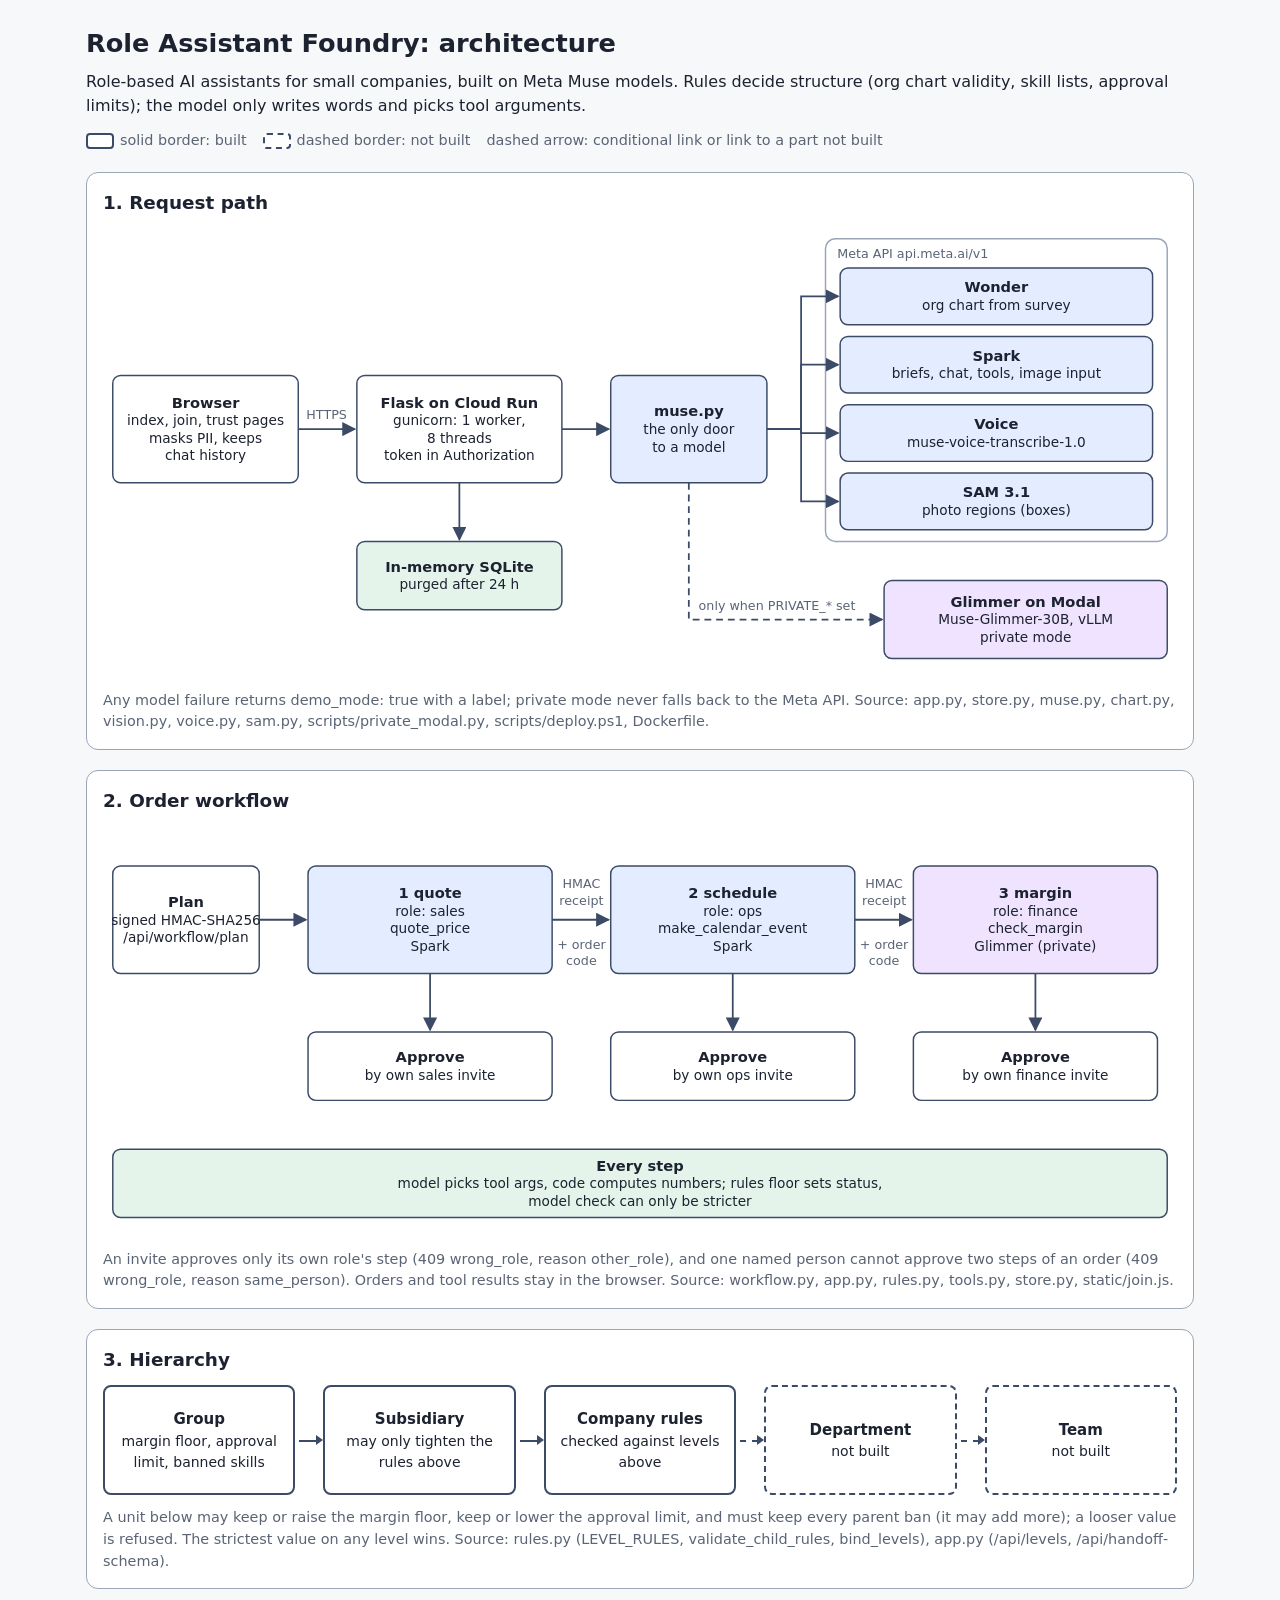
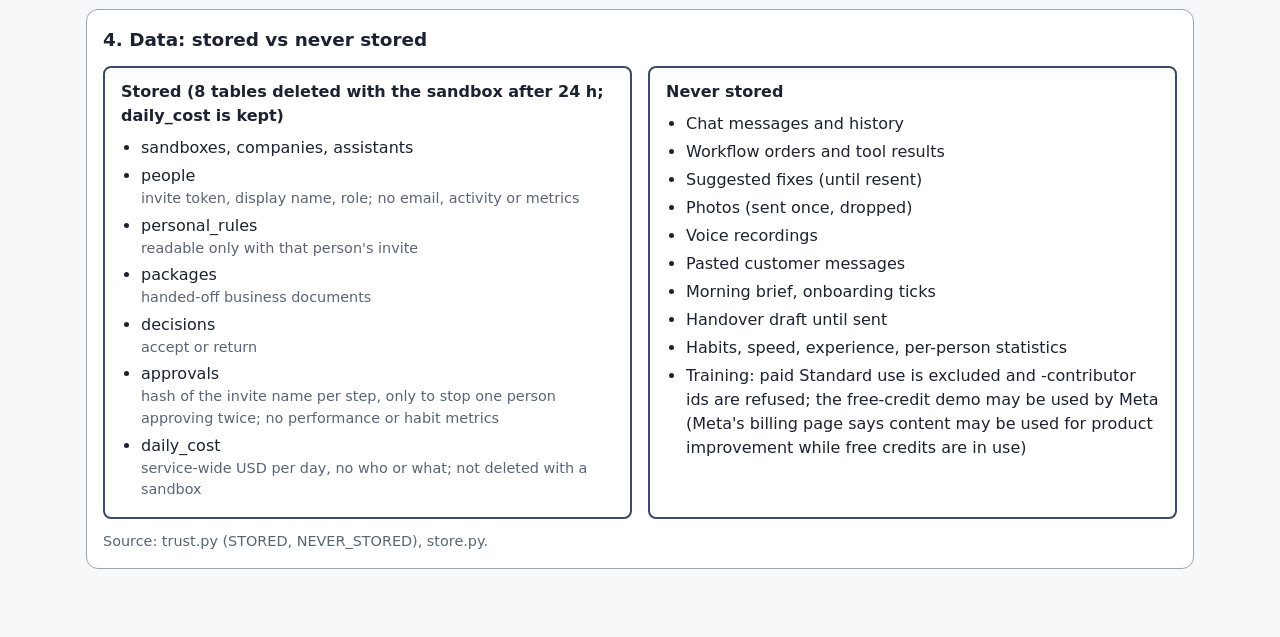
<file: docs/architecture.html>
<!doctype html>
<html lang="en">
<head>
<meta charset="utf-8">
<meta name="viewport" content="width=device-width, initial-scale=1">
<title>Role Assistant Foundry architecture</title>
<style>
:root {
  color-scheme:light dark;
  --bg:#f7f8fa; --card:#ffffff; --text:#1c2230; --muted:#5a6475; --stroke:#3b4a66;
  --box:#ffffff; --meta:#e3edff; --priv:#efe3ff; --data:#e4f4ea; --arrow:#3b4a66; --grp:#9aa5b8;
}
@media (prefers-color-scheme: dark) {
  :root {
    --bg:#10141c; --card:#171d29; --text:#e8ecf4; --muted:#a3adbf; --stroke:#8fa3c7;
    --box:#1d2535; --meta:#1f3358; --priv:#3a2a5c; --data:#1d3a2b; --arrow:#9fb2d6; --grp:#5a6a85;
  }
}
* { box-sizing:border-box; }
html, body { max-width:100%; }
body { margin:0; background:var(--bg); color:var(--text); font:16px/1.5 system-ui,-apple-system,"Segoe UI",Roboto,Arial,sans-serif; overflow-wrap:anywhere; }
main { max-width:1140px; margin:0 auto; padding:24px 16px 48px; }
h1 { font-size:1.6rem; margin:0 0 8px; }
h2 { font-size:1.15rem; margin:0 0 12px; }
p { margin:0 0 12px; }
section { background:var(--card); border:1px solid var(--grp); border-radius:12px; padding:16px; margin:20px 0; }
.note { color:var(--muted); font-size:.9rem; margin:12px 0 0; }
.legend { display:flex; flex-wrap:wrap; gap:16px; align-items:center; color:var(--muted); font-size:.9rem; }
.sw { display:inline-block; width:28px; height:16px; border:2px solid var(--stroke); border-radius:4px; vertical-align:middle; margin-right:6px; background:var(--box); }
.sw.d { border-style:dashed; }
svg { display:block; width:100%; height:auto; }
.narrow { display:none; }
/* HTML, not SVG, so the row reflows instead of scaling text down or running past the card. */
.chain { display:grid; grid-template-columns:repeat(5, minmax(0, 1fr)); gap:28px; list-style:none; margin:0; padding:0; }
.lvl { position:relative; display:flex; flex-direction:column; justify-content:center; min-height:110px; padding:12px; border:2px solid var(--stroke); border-radius:8px; background:var(--box); text-align:center; }
.lvl b { font-size:15px; }
.lvl span { font-size:14px; }
.lvl.nb { border-style:dashed; background:var(--card); }
.lvl + .lvl::before { content:""; position:absolute; top:50%; left:-26px; width:18px; border-top:2px solid var(--arrow); }
.lvl + .lvl::after { content:""; position:absolute; top:calc(50% - 5px); left:-9px; border:5px solid transparent; border-left:7px solid var(--arrow); border-right:0; }
.lvl.nb::before { border-top-style:dashed; }
.box { fill:var(--box); stroke:var(--stroke); stroke-width:1.5; }
.box.meta { fill:var(--meta); }
.box.priv { fill:var(--priv); }
.box.data { fill:var(--data); }
.box.nb { fill:var(--card); }
.dash { stroke-dasharray:7 5; }
.grp { fill:none; stroke:var(--grp); stroke-width:1.5; }
.arr { fill:none; stroke:var(--arrow); stroke-width:1.8; }
.ahp { fill:var(--arrow); }
.t { fill:var(--text); font-size:14px; }
.tt { fill:var(--text); font-size:15px; font-weight:700; }
.lab { fill:var(--muted); font-size:13px; }
.cols { display:grid; grid-template-columns:1fr 1fr; gap:16px; }
.col { border:2px solid var(--stroke); border-radius:8px; padding:12px 16px; background:var(--box); }
.col.no { background:var(--card); }
.col h3 { margin:0 0 8px; font-size:1rem; }
.col ul { margin:0; padding-left:20px; }
.col li { margin:4px 0; }
.col li span { display:block; color:var(--muted); font-size:.9rem; }
@media (max-width: 900px) {
  svg.wide { display:none; }
  svg.narrow { display:block; max-width:420px; margin:0 auto; }
  .cols { grid-template-columns:1fr; }
  .chain { grid-template-columns:1fr; max-width:420px; margin:0 auto; }
  .lvl { min-height:0; }
  .lvl + .lvl::before { top:-26px; left:50%; width:0; height:18px; border-top:0; border-left:2px solid var(--arrow); }
  .lvl + .lvl::after { top:-9px; left:calc(50% - 4px); border:5px solid transparent; border-top:7px solid var(--arrow); border-bottom:0; }
  .lvl.nb::before { border-left-style:dashed; }
}
</style>
</head>
<body>
<main>
<h1>Role Assistant Foundry: architecture</h1>
<p>Role-based AI assistants for small companies, built on Meta Muse models. Rules decide structure (org chart validity, skill lists, approval limits); the model only writes words and picks tool arguments.</p>
<div class="legend"><span><i class="sw"></i>solid border: built</span><span><i class="sw d"></i>dashed border: not built</span><span>dashed arrow: conditional link or link to a part not built</span></div>

<section>
<h2>1. Request path</h2>
<svg class="wide" viewBox="0 0 1100 460" role="img" aria-label="Request path from browser to Flask, SQLite and models"><defs><marker id="ah1" viewBox="0 0 10 10" refX="9" refY="5" markerWidth="8" markerHeight="8" orient="auto-start-reverse"><path d="M0,0 L10,5 L0,10 z" class="ahp"/></marker></defs>
<rect class="box " x="10" y="150" width="190" height="110" rx="8"/>
<text class="tt" x="105.0" y="183.0" text-anchor="middle">Browser</text>
<text class="t" x="105.0" y="201.0" text-anchor="middle">index, join, trust pages</text>
<text class="t" x="105.0" y="219.0" text-anchor="middle">masks PII, keeps</text>
<text class="t" x="105.0" y="237.0" text-anchor="middle">chat history</text>
<rect class="box " x="260" y="150" width="210" height="110" rx="8"/>
<text class="tt" x="365.0" y="183.0" text-anchor="middle">Flask on Cloud Run</text>
<text class="t" x="365.0" y="201.0" text-anchor="middle">gunicorn: 1 worker,</text>
<text class="t" x="365.0" y="219.0" text-anchor="middle">8 threads</text>
<text class="t" x="365.0" y="237.0" text-anchor="middle">token in Authorization</text>
<rect class="box data" x="260" y="320" width="210" height="70" rx="8"/>
<text class="tt" x="365.0" y="351.0" text-anchor="middle">In-memory SQLite</text>
<text class="t" x="365.0" y="369.0" text-anchor="middle">purged after 24 h</text>
<rect class="box meta" x="520" y="150" width="160" height="110" rx="8"/>
<text class="tt" x="600.0" y="192.0" text-anchor="middle">muse.py</text>
<text class="t" x="600.0" y="210.0" text-anchor="middle">the only door</text>
<text class="t" x="600.0" y="228.0" text-anchor="middle">to a model</text>
<rect class="grp" x="740" y="10" width="350" height="310" rx="10"/><text class="lab" x="752" y="30">Meta API  api.meta.ai/v1</text>
<rect class="box meta" x="755" y="40" width="320" height="58" rx="8"/>
<text class="tt" x="915.0" y="65.0" text-anchor="middle">Wonder</text>
<text class="t" x="915.0" y="83.0" text-anchor="middle">org chart from survey</text>
<polyline class="arr" points="680,205 715,205 715,69 753,69" marker-end="url(#ah1)"/>
<rect class="box meta" x="755" y="110" width="320" height="58" rx="8"/>
<text class="tt" x="915.0" y="135.0" text-anchor="middle">Spark</text>
<text class="t" x="915.0" y="153.0" text-anchor="middle">briefs, chat, tools, image input</text>
<polyline class="arr" points="680,205 715,205 715,139 753,139" marker-end="url(#ah1)"/>
<rect class="box meta" x="755" y="180" width="320" height="58" rx="8"/>
<text class="tt" x="915.0" y="205.0" text-anchor="middle">Voice</text>
<text class="t" x="915.0" y="223.0" text-anchor="middle">muse-voice-transcribe-1.0</text>
<polyline class="arr" points="680,205 715,205 715,209 753,209" marker-end="url(#ah1)"/>
<rect class="box meta" x="755" y="250" width="320" height="58" rx="8"/>
<text class="tt" x="915.0" y="275.0" text-anchor="middle">SAM 3.1</text>
<text class="t" x="915.0" y="293.0" text-anchor="middle">photo regions (boxes)</text>
<polyline class="arr" points="680,205 715,205 715,279 753,279" marker-end="url(#ah1)"/>
<rect class="box priv" x="800" y="360" width="290" height="80" rx="8"/>
<text class="tt" x="945.0" y="387.0" text-anchor="middle">Glimmer on Modal</text>
<text class="t" x="945.0" y="405.0" text-anchor="middle">Muse-Glimmer-30B, vLLM</text>
<text class="t" x="945.0" y="423.0" text-anchor="middle">private mode</text>
<polyline class="arr" points="200,205 258,205" marker-end="url(#ah1)"/>
<polyline class="arr" points="470,205 518,205" marker-end="url(#ah1)"/>
<polyline class="arr" points="365,260 365,318" marker-end="url(#ah1)"/>
<polyline class="arr dash" points="600,260 600,400 798,400" marker-end="url(#ah1)"/>
<text class="lab" x="610" y="390" text-anchor="start">only when PRIVATE_* set</text>
<text class="lab" x="229" y="195" text-anchor="middle">HTTPS</text></svg>
<svg class="narrow" viewBox="0 0 360 835" role="img" aria-label="Request path from browser to Flask, SQLite and models"><defs><marker id="ah2" viewBox="0 0 10 10" refX="9" refY="5" markerWidth="8" markerHeight="8" orient="auto-start-reverse"><path d="M0,0 L10,5 L0,10 z" class="ahp"/></marker></defs>
<rect class="box " x="30" y="10" width="300" height="70" rx="8"/>
<text class="tt" x="180.0" y="41.0" text-anchor="middle">Browser</text>
<text class="t" x="180.0" y="59.0" text-anchor="middle">masks PII, keeps chat history</text>
<polyline class="arr" points="180,80 180,108" marker-end="url(#ah2)"/>
<text class="lab" x="190" y="99" text-anchor="start">HTTPS, token in header</text>
<rect class="box " x="30" y="110" width="300" height="70" rx="8"/>
<text class="tt" x="180.0" y="141.0" text-anchor="middle">Flask on Cloud Run</text>
<text class="t" x="180.0" y="159.0" text-anchor="middle">gunicorn: 1 worker, 8 threads</text>
<polyline class="arr" points="180,180 180,208" marker-end="url(#ah2)"/>
<rect class="box data" x="30" y="210" width="300" height="60" rx="8"/>
<text class="tt" x="180.0" y="236.0" text-anchor="middle">In-memory SQLite</text>
<text class="t" x="180.0" y="254.0" text-anchor="middle">purged after 24 h</text>
<rect class="box meta" x="30" y="300" width="300" height="60" rx="8"/>
<text class="tt" x="180.0" y="326.0" text-anchor="middle">muse.py</text>
<text class="t" x="180.0" y="344.0" text-anchor="middle">the only door to a model</text>
<polyline class="arr" points="80,180 14,180 14,330 28,330" marker-end="url(#ah2)"/>
<polyline class="arr" points="180,360 180,388" marker-end="url(#ah2)"/>
<rect class="grp" x="30" y="390" width="300" height="325" rx="10"/><text class="lab" x="42" y="410">Meta API  api.meta.ai/v1</text>
<rect class="box meta" x="45" y="422" width="270" height="52" rx="8"/>
<text class="tt" x="180.0" y="444.0" text-anchor="middle">Wonder</text>
<text class="t" x="180.0" y="462.0" text-anchor="middle">org chart from survey</text>
<rect class="box meta" x="45" y="484" width="270" height="62" rx="8"/>
<text class="tt" x="180.0" y="502.0" text-anchor="middle">Spark</text>
<text class="t" x="180.0" y="520.0" text-anchor="middle">briefs, chat, tools,</text>
<text class="t" x="180.0" y="538.0" text-anchor="middle">image input</text>
<rect class="box meta" x="45" y="556" width="270" height="52" rx="8"/>
<text class="tt" x="180.0" y="578.0" text-anchor="middle">Voice</text>
<text class="t" x="180.0" y="596.0" text-anchor="middle">muse-voice-transcribe-1.0</text>
<rect class="box meta" x="45" y="618" width="270" height="52" rx="8"/>
<text class="tt" x="180.0" y="640.0" text-anchor="middle">SAM 3.1</text>
<text class="t" x="180.0" y="658.0" text-anchor="middle">photo regions (boxes)</text>
<polyline class="arr dash" points="330,330 352,330 352,780 332,780" marker-end="url(#ah2)"/>
<text class="lab" x="30" y="732" text-anchor="start">only when PRIVATE_* set</text>
<rect class="box priv" x="30" y="740" width="300" height="80" rx="8"/>
<text class="tt" x="180.0" y="767.0" text-anchor="middle">Glimmer on Modal</text>
<text class="t" x="180.0" y="785.0" text-anchor="middle">Muse-Glimmer-30B, vLLM</text>
<text class="t" x="180.0" y="803.0" text-anchor="middle">private mode</text></svg>
<p class="note">Any model failure returns demo_mode: true with a label; private mode never falls back to the Meta API. Source: app.py, store.py, muse.py, chart.py, vision.py, voice.py, sam.py, scripts/private_modal.py, scripts/deploy.ps1, Dockerfile.</p>
</section>

<section>
<h2>2. Order workflow</h2>
<svg class="wide" viewBox="0 0 1100 420" role="img" aria-label="Order workflow: quote, schedule, margin"><defs><marker id="ah3" viewBox="0 0 10 10" refX="9" refY="5" markerWidth="8" markerHeight="8" orient="auto-start-reverse"><path d="M0,0 L10,5 L0,10 z" class="ahp"/></marker></defs>
<rect class="box " x="10" y="40" width="150" height="110" rx="8"/>
<text class="tt" x="85.0" y="82.0" text-anchor="middle">Plan</text>
<text class="t" x="85.0" y="100.0" text-anchor="middle">signed HMAC-SHA256</text>
<text class="t" x="85.0" y="118.0" text-anchor="middle">/api/workflow/plan</text>
<rect class="box meta" x="210" y="40" width="250" height="110" rx="8"/>
<text class="tt" x="335.0" y="73.0" text-anchor="middle">1 quote</text>
<text class="t" x="335.0" y="91.0" text-anchor="middle">role: sales</text>
<text class="t" x="335.0" y="109.0" text-anchor="middle">quote_price</text>
<text class="t" x="335.0" y="127.0" text-anchor="middle">Spark</text>
<polyline class="arr" points="335,150 335,208" marker-end="url(#ah3)"/>
<rect class="box " x="210" y="210" width="250" height="70" rx="8"/>
<text class="tt" x="335.0" y="241.0" text-anchor="middle">Approve</text>
<text class="t" x="335.0" y="259.0" text-anchor="middle">by own sales invite</text>
<rect class="box meta" x="520" y="40" width="250" height="110" rx="8"/>
<text class="tt" x="645.0" y="73.0" text-anchor="middle">2 schedule</text>
<text class="t" x="645.0" y="91.0" text-anchor="middle">role: ops</text>
<text class="t" x="645.0" y="109.0" text-anchor="middle">make_calendar_event</text>
<text class="t" x="645.0" y="127.0" text-anchor="middle">Spark</text>
<polyline class="arr" points="645,150 645,208" marker-end="url(#ah3)"/>
<rect class="box " x="520" y="210" width="250" height="70" rx="8"/>
<text class="tt" x="645.0" y="241.0" text-anchor="middle">Approve</text>
<text class="t" x="645.0" y="259.0" text-anchor="middle">by own ops invite</text>
<rect class="box priv" x="830" y="40" width="250" height="110" rx="8"/>
<text class="tt" x="955.0" y="73.0" text-anchor="middle">3 margin</text>
<text class="t" x="955.0" y="91.0" text-anchor="middle">role: finance</text>
<text class="t" x="955.0" y="109.0" text-anchor="middle">check_margin</text>
<text class="t" x="955.0" y="127.0" text-anchor="middle">Glimmer (private)</text>
<polyline class="arr" points="955,150 955,208" marker-end="url(#ah3)"/>
<rect class="box " x="830" y="210" width="250" height="70" rx="8"/>
<text class="tt" x="955.0" y="241.0" text-anchor="middle">Approve</text>
<text class="t" x="955.0" y="259.0" text-anchor="middle">by own finance invite</text>
<polyline class="arr" points="160,95 208,95" marker-end="url(#ah3)"/>
<polyline class="arr" points="460,95 518,95" marker-end="url(#ah3)"/>
<text class="lab" x="490" y="62" text-anchor="middle">HMAC</text>
<text class="lab" x="490" y="80" text-anchor="middle">receipt</text>
<text class="lab" x="490" y="125" text-anchor="middle">+ order</text>
<text class="lab" x="490" y="141" text-anchor="middle">code</text>
<polyline class="arr" points="770,95 828,95" marker-end="url(#ah3)"/>
<text class="lab" x="800" y="62" text-anchor="middle">HMAC</text>
<text class="lab" x="800" y="80" text-anchor="middle">receipt</text>
<text class="lab" x="800" y="125" text-anchor="middle">+ order</text>
<text class="lab" x="800" y="141" text-anchor="middle">code</text>
<rect class="box data" x="10" y="330" width="1080" height="70" rx="8"/>
<text class="tt" x="550.0" y="352.0" text-anchor="middle">Every step</text>
<text class="t" x="550.0" y="370.0" text-anchor="middle">model picks tool args, code computes numbers; rules floor sets status,</text>
<text class="t" x="550.0" y="388.0" text-anchor="middle">model check can only be stricter</text></svg>
<svg class="narrow" viewBox="0 0 360 838" role="img" aria-label="Order workflow: quote, schedule, margin"><defs><marker id="ah4" viewBox="0 0 10 10" refX="9" refY="5" markerWidth="8" markerHeight="8" orient="auto-start-reverse"><path d="M0,0 L10,5 L0,10 z" class="ahp"/></marker></defs>
<rect class="box " x="30" y="10" width="300" height="60" rx="8"/>
<text class="tt" x="180.0" y="36.0" text-anchor="middle">Plan</text>
<text class="t" x="180.0" y="54.0" text-anchor="middle">signed HMAC-SHA256</text>
<polyline class="arr" points="180,70 180,98" marker-end="url(#ah4)"/>
<rect class="box meta" x="30" y="100" width="300" height="90" rx="8"/>
<text class="tt" x="180.0" y="123.0" text-anchor="middle">1 quote</text>
<text class="t" x="180.0" y="141.0" text-anchor="middle">role: sales</text>
<text class="t" x="180.0" y="159.0" text-anchor="middle">quote_price</text>
<text class="t" x="180.0" y="177.0" text-anchor="middle">Spark</text>
<polyline class="arr" points="180,190 180,218" marker-end="url(#ah4)"/>
<rect class="box " x="30" y="220" width="300" height="56" rx="8"/>
<text class="tt" x="180.0" y="244.0" text-anchor="middle">Approve</text>
<text class="t" x="180.0" y="262.0" text-anchor="middle">by own sales invite</text>
<polyline class="arr" points="180,276 180,304" marker-end="url(#ah4)"/>
<text class="lab" x="190" y="295" text-anchor="start">receipt + order code</text>
<rect class="box meta" x="30" y="306" width="300" height="90" rx="8"/>
<text class="tt" x="180.0" y="329.0" text-anchor="middle">2 schedule</text>
<text class="t" x="180.0" y="347.0" text-anchor="middle">role: ops</text>
<text class="t" x="180.0" y="365.0" text-anchor="middle">make_calendar_event</text>
<text class="t" x="180.0" y="383.0" text-anchor="middle">Spark</text>
<polyline class="arr" points="180,396 180,424" marker-end="url(#ah4)"/>
<rect class="box " x="30" y="426" width="300" height="56" rx="8"/>
<text class="tt" x="180.0" y="450.0" text-anchor="middle">Approve</text>
<text class="t" x="180.0" y="468.0" text-anchor="middle">by own ops invite</text>
<polyline class="arr" points="180,482 180,510" marker-end="url(#ah4)"/>
<text class="lab" x="190" y="501" text-anchor="start">receipt + order code</text>
<rect class="box priv" x="30" y="512" width="300" height="90" rx="8"/>
<text class="tt" x="180.0" y="535.0" text-anchor="middle">3 margin</text>
<text class="t" x="180.0" y="553.0" text-anchor="middle">role: finance</text>
<text class="t" x="180.0" y="571.0" text-anchor="middle">check_margin</text>
<text class="t" x="180.0" y="589.0" text-anchor="middle">Glimmer (private)</text>
<polyline class="arr" points="180,602 180,630" marker-end="url(#ah4)"/>
<rect class="box " x="30" y="632" width="300" height="56" rx="8"/>
<text class="tt" x="180.0" y="656.0" text-anchor="middle">Approve</text>
<text class="t" x="180.0" y="674.0" text-anchor="middle">by own finance invite</text>
<rect class="box data" x="30" y="718" width="300" height="100" rx="8"/>
<text class="tt" x="180.0" y="737.0" text-anchor="middle">Every step</text>
<text class="t" x="180.0" y="755.0" text-anchor="middle">model picks tool args,</text>
<text class="t" x="180.0" y="773.0" text-anchor="middle">code computes numbers;</text>
<text class="t" x="180.0" y="791.0" text-anchor="middle">rules floor sets status,</text>
<text class="t" x="180.0" y="809.0" text-anchor="middle">model can only be stricter</text></svg>
<p class="note">An invite approves only its own role's step (409 wrong_role, reason other_role), and one named person cannot approve two steps of an order (409 wrong_role, reason same_person). Orders and tool results stay in the browser. Source: workflow.py, app.py, rules.py, tools.py, store.py, static/join.js.</p>
</section>

<section>
<h2>3. Hierarchy</h2>
<ol class="chain" aria-label="Rule hierarchy">
<li class="lvl"><b>Group</b><span>margin floor, approval limit, banned skills</span></li>
<li class="lvl"><b>Subsidiary</b><span>may only tighten the rules above</span></li>
<li class="lvl"><b>Company rules</b><span>checked against levels above</span></li>
<li class="lvl nb"><b>Department</b><span>not built</span></li>
<li class="lvl nb"><b>Team</b><span>not built</span></li>
</ol>
<p class="note">A unit below may keep or raise the margin floor, keep or lower the approval limit, and must keep every parent ban (it may add more); a looser value is refused. The strictest value on any level wins. Source: rules.py (LEVEL_RULES, validate_child_rules, bind_levels), app.py (/api/levels, /api/handoff-schema).</p>
</section>

<section>
<h2>4. Data: stored vs never stored</h2>
<div class="cols">
<div class="col"><h3>Stored (8 tables deleted with the sandbox after 24 h; daily_cost is kept)</h3><ul><li>sandboxes, companies, assistants</li><li>people<span>invite token, display name, role; no email, activity or metrics</span></li><li>personal_rules<span>readable only with that person&#x27;s invite</span></li><li>packages<span>handed-off business documents</span></li><li>decisions<span>accept or return</span></li><li>approvals<span>hash of the invite name per step, only to stop one person approving twice; no performance or habit metrics</span></li><li>daily_cost<span>service-wide USD per day, no who or what; not deleted with a sandbox</span></li></ul></div>
<div class="col no"><h3>Never stored</h3><ul><li>Chat messages and history</li><li>Workflow orders and tool results</li><li>Suggested fixes (until resent)</li><li>Photos (sent once, dropped)</li><li>Voice recordings</li><li>Pasted customer messages</li><li>Morning brief, onboarding ticks</li><li>Handover draft until sent</li><li>Habits, speed, experience, per-person statistics</li><li>Training: paid Standard use is excluded and -contributor ids are refused; the free-credit demo may be used by Meta (Meta's billing page says content may be used for product improvement while free credits are in use)</li></ul></div>
</div>
<p class="note">Source: trust.py (STORED, NEVER_STORED), store.py.</p>
</section>
</main>
</body>
</html>
</file>
